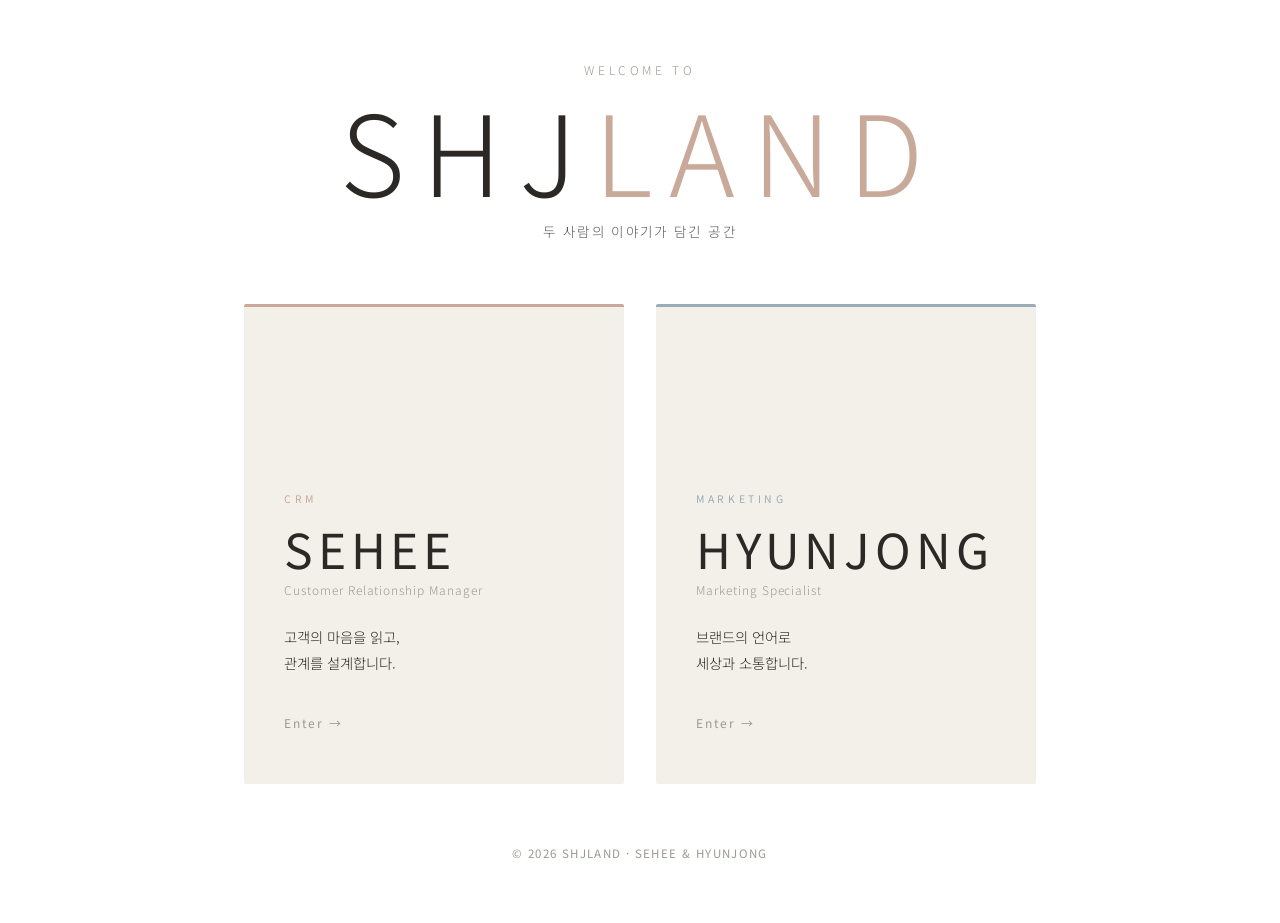
<file: index.html>
<!DOCTYPE html>
<html lang="ko">
<head>
  <meta charset="UTF-8" />
  <meta name="viewport" content="width=device-width, initial-scale=1.0"/>
  <title>SHJLAND</title>
  <link rel="stylesheet" href="style.css" />
  <link href="https://fonts.googleapis.com/css2?family=Noto+Sans+KR:wght@300;400;500&display=swap" rel="stylesheet"/>
</head>
<body class="landing-page">

  <div class="landing-wrapper">

    <header class="landing-header">
      <p class="landing-sub">welcome to</p>
      <h1 class="landing-title">SHJ<span>LAND</span></h1>
      <p class="landing-desc">두 사람의 이야기가 담긴 공간</p>
    </header>

    <div class="card-container">

      <!-- SEHEE -->
      <a href="sehee.html" class="card" id="card-sehee">
        <div class="card-inner">
          <div class="card-tag">CRM</div>
          <h2 class="card-name">SEHEE</h2>
          <p class="card-role">Customer Relationship Manager</p>
          <p class="card-desc">고객의 마음을 읽고,<br/>관계를 설계합니다.</p>
          <span class="card-enter">Enter →</span>
        </div>
        <div class="card-bg" id="bg-sehee"></div>
      </a>

      <!-- HYUNJONG -->
      <a href="hyunjong.html" class="card" id="card-hyunjong">
        <div class="card-inner">
          <div class="card-tag">MARKETING</div>
          <h2 class="card-name">HYUNJONG</h2>
          <p class="card-role">Marketing Specialist</p>
          <p class="card-desc">브랜드의 언어로<br/>세상과 소통합니다.</p>
          <span class="card-enter">Enter →</span>
        </div>
        <div class="card-bg" id="bg-hyunjong"></div>
      </a>

    </div>

    <footer class="landing-footer">
      <p>© 2026 SHJLAND · SEHEE & HYUNJONG</p>
    </footer>

  </div>

  <script src="script.js"></script>
</body>
</html>
</file>
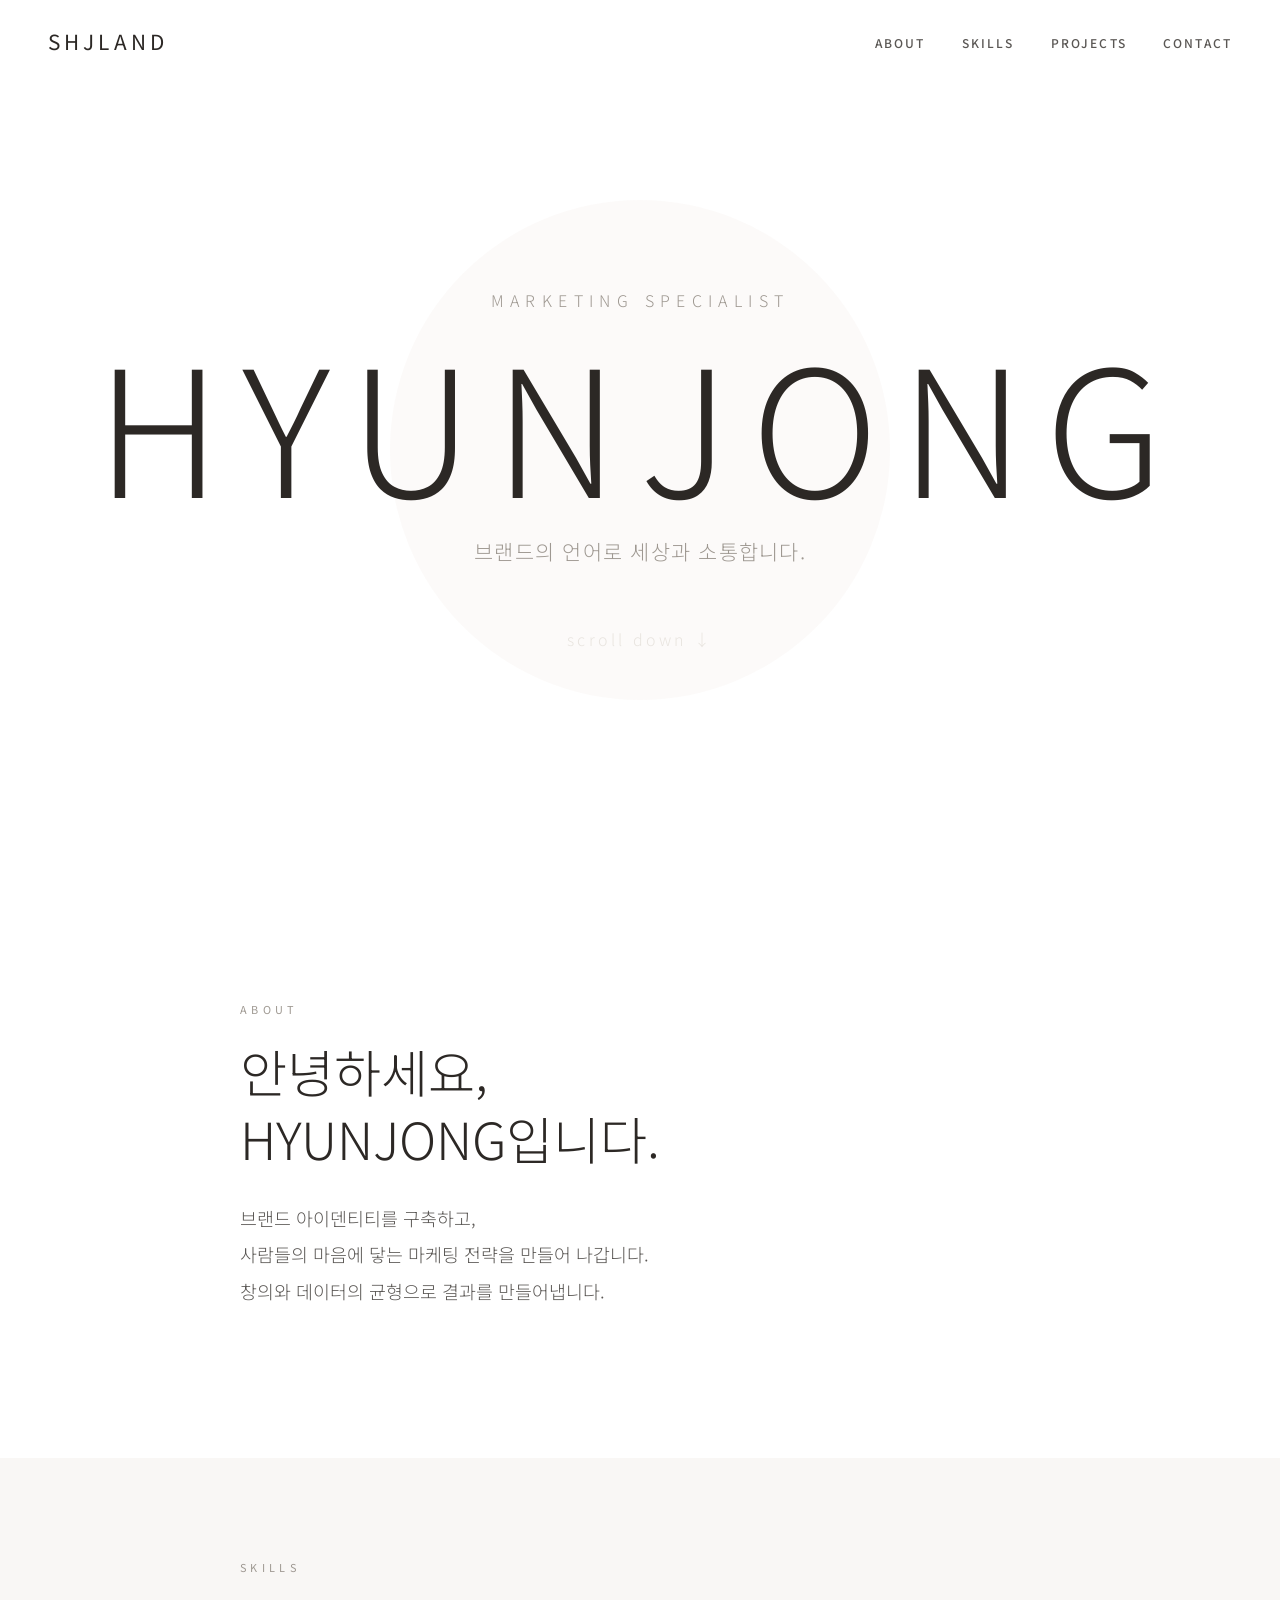
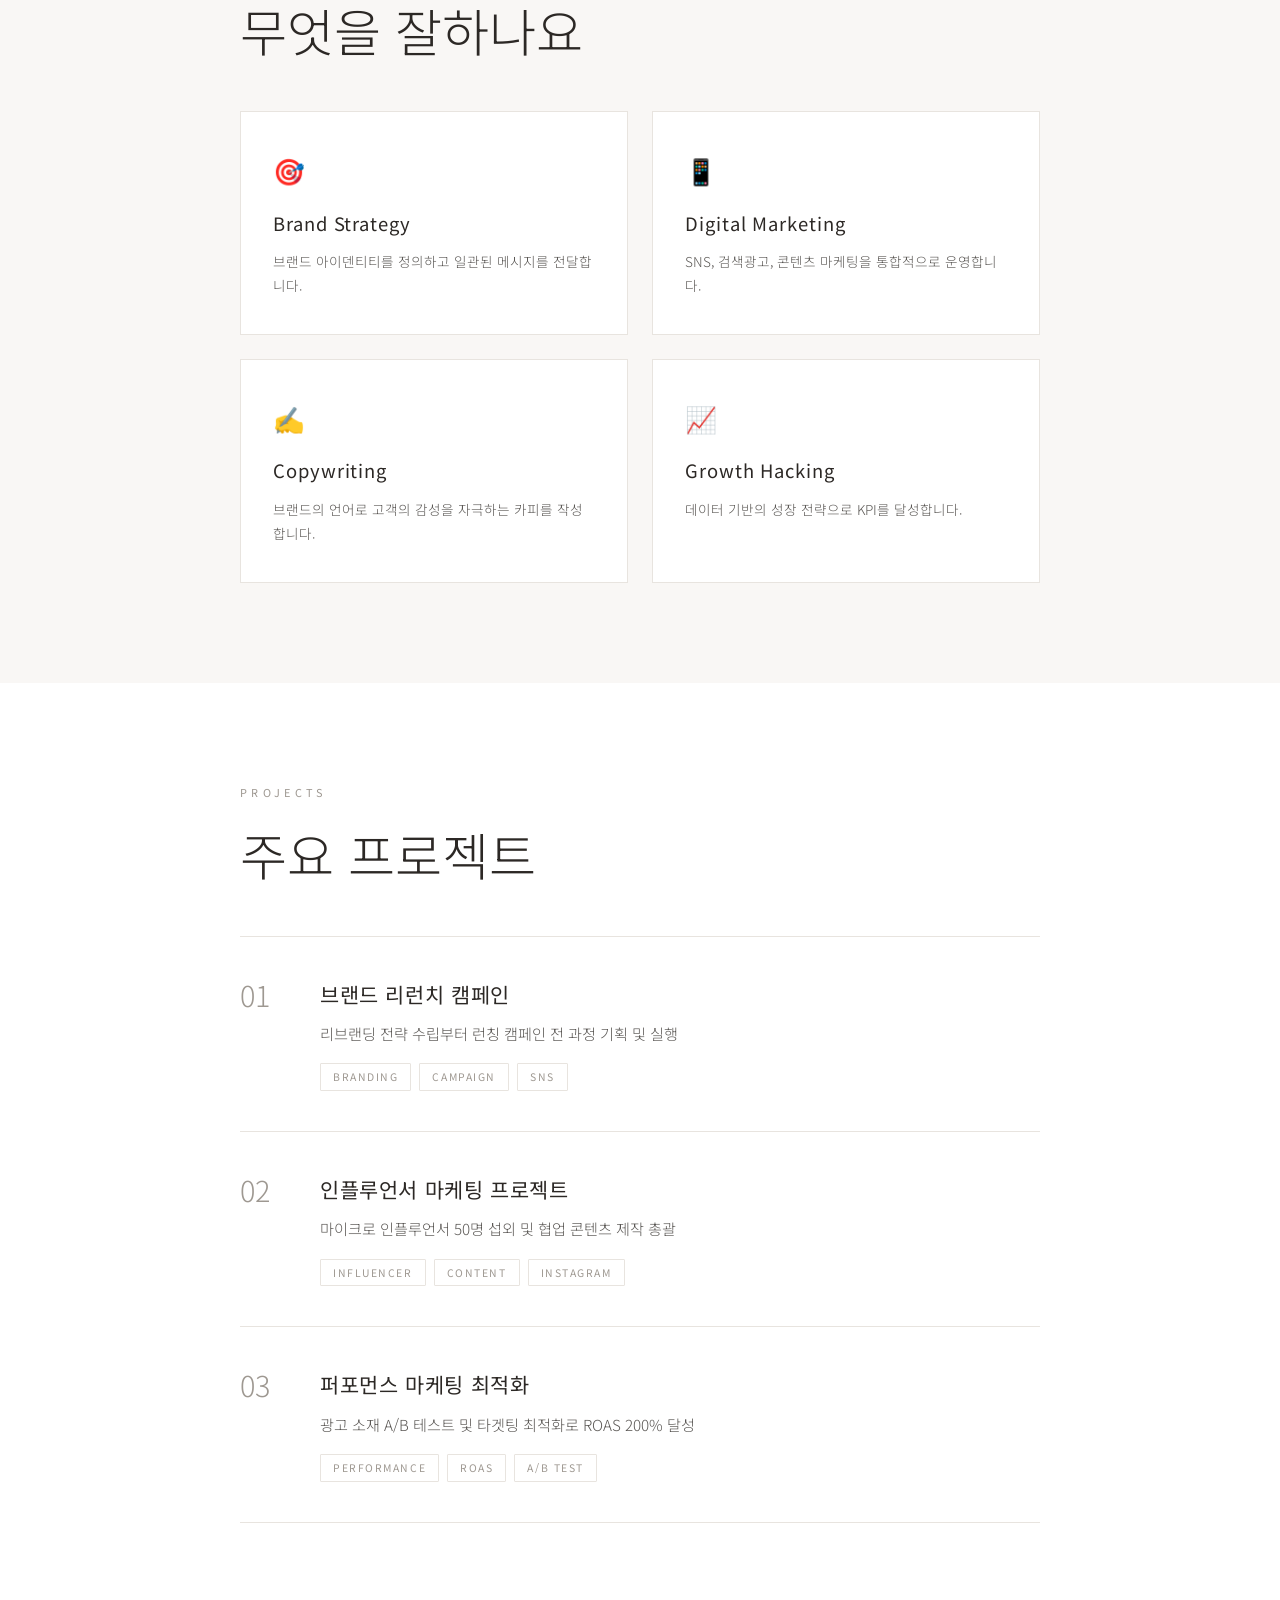
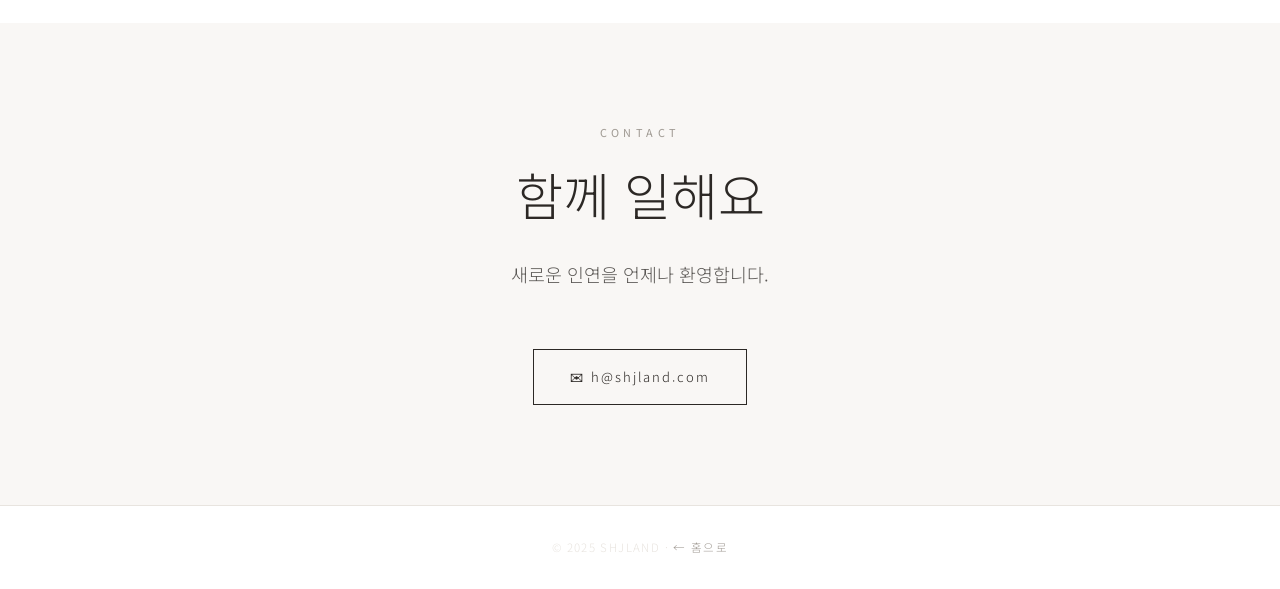
<file: hyunjong.html>
<!DOCTYPE html>
<html lang="ko">
<head>
  <meta charset="UTF-8"/>
  <meta name="viewport" content="width=device-width, initial-scale=1.0"/>
  <title>HYUNJONG — Marketing</title>
  <link rel="stylesheet" href="style.css"/>
  <link href="https://fonts.googleapis.com/css2?family=Noto+Sans+KR:wght@300;400;500&display=swap" rel="stylesheet"/>
</head>
<body class="portfolio-page">

  <!-- NAV -->
  <nav class="nav">
    <a href="index.html" class="nav-logo">SHJLAND</a>
    <ul class="nav-links">
      <li><a href="#about">About</a></li>
      <li><a href="#skills">Skills</a></li>
      <li><a href="#projects">Projects</a></li>
      <li><a href="#contact">Contact</a></li>
    </ul>
    <button class="nav-toggle" id="navToggle">☰</button>
  </nav>

  <!-- HERO -->
  <section class="hero" id="hero">
    <div class="hero-content">
      <p class="hero-sub fade-up">Marketing Specialist</p>
      <h1 class="hero-name fade-up delay-1">HYUNJONG</h1>
      <p class="hero-tagline fade-up delay-2">브랜드의 언어로 세상과 소통합니다.</p>
      <a href="#about" class="hero-scroll fade-up delay-3">scroll down ↓</a>
    </div>
    <div class="hero-deco"></div>
  </section>

  <!-- ABOUT -->
  <section class="section" id="about">
    <div class="section-inner">
      <p class="section-label">About</p>
      <h2 class="section-title">안녕하세요,<br/>HYUNJONG입니다.</h2>
      <p class="section-text">
        브랜드 아이덴티티를 구축하고,<br/>
        사람들의 마음에 닿는 마케팅 전략을 만들어 나갑니다.<br/>
        창의와 데이터의 균형으로 결과를 만들어냅니다.
      </p>
    </div>
  </section>

  <!-- SKILLS -->
  <section class="section bg-soft" id="skills">
    <div class="section-inner">
      <p class="section-label">Skills</p>
      <h2 class="section-title">무엇을 잘하나요</h2>
      <div class="skills-grid">
        <div class="skill-card">
          <span class="skill-icon">🎯</span>
          <h3>Brand Strategy</h3>
          <p>브랜드 아이덴티티를 정의하고 일관된 메시지를 전달합니다.</p>
        </div>
        <div class="skill-card">
          <span class="skill-icon">📱</span>
          <h3>Digital Marketing</h3>
          <p>SNS, 검색광고, 콘텐츠 마케팅을 통합적으로 운영합니다.</p>
        </div>
        <div class="skill-card">
          <span class="skill-icon">✍️</span>
          <h3>Copywriting</h3>
          <p>브랜드의 언어로 고객의 감성을 자극하는 카피를 작성합니다.</p>
        </div>
        <div class="skill-card">
          <span class="skill-icon">📈</span>
          <h3>Growth Hacking</h3>
          <p>데이터 기반의 성장 전략으로 KPI를 달성합니다.</p>
        </div>
      </div>
    </div>
  </section>

  <!-- PROJECTS -->
  <section class="section" id="projects">
    <div class="section-inner">
      <p class="section-label">Projects</p>
      <h2 class="section-title">주요 프로젝트</h2>
      <div class="project-list">
        <div class="project-item">
          <span class="project-num">01</span>
          <div class="project-info">
            <h3>브랜드 리런치 캠페인</h3>
            <p>리브랜딩 전략 수립부터 런칭 캠페인 전 과정 기획 및 실행</p>
            <div class="project-tags">
              <span>Branding</span><span>Campaign</span><span>SNS</span>
            </div>
          </div>
        </div>
        <div class="project-item">
          <span class="project-num">02</span>
          <div class="project-info">
            <h3>인플루언서 마케팅 프로젝트</h3>
            <p>마이크로 인플루언서 50명 섭외 및 협업 콘텐츠 제작 총괄</p>
            <div class="project-tags">
              <span>Influencer</span><span>Content</span><span>Instagram</span>
            </div>
          </div>
        </div>
        <div class="project-item">
          <span class="project-num">03</span>
          <div class="project-info">
            <h3>퍼포먼스 마케팅 최적화</h3>
            <p>광고 소재 A/B 테스트 및 타겟팅 최적화로 ROAS 200% 달성</p>
            <div class="project-tags">
              <span>Performance</span><span>ROAS</span><span>A/B Test</span>
            </div>
          </div>
        </div>
      </div>
    </div>
  </section>

  <!-- CONTACT -->
  <section class="section bg-soft" id="contact">
    <div class="section-inner center">
      <p class="section-label">Contact</p>
      <h2 class="section-title">함께 일해요</h2>
      <p class="section-text">새로운 인연을 언제나 환영합니다.</p>
      <a href="mailto:h@shjland.com" class="btn-contact">✉ h@shjland.com</a>
    </div>
  </section>

  <footer class="footer">
    <p>© 2025 SHJLAND · <a href="index.html">← 홈으로</a></p>
  </footer>

  <script src="script.js"></script>
</body>
</html>
</file>
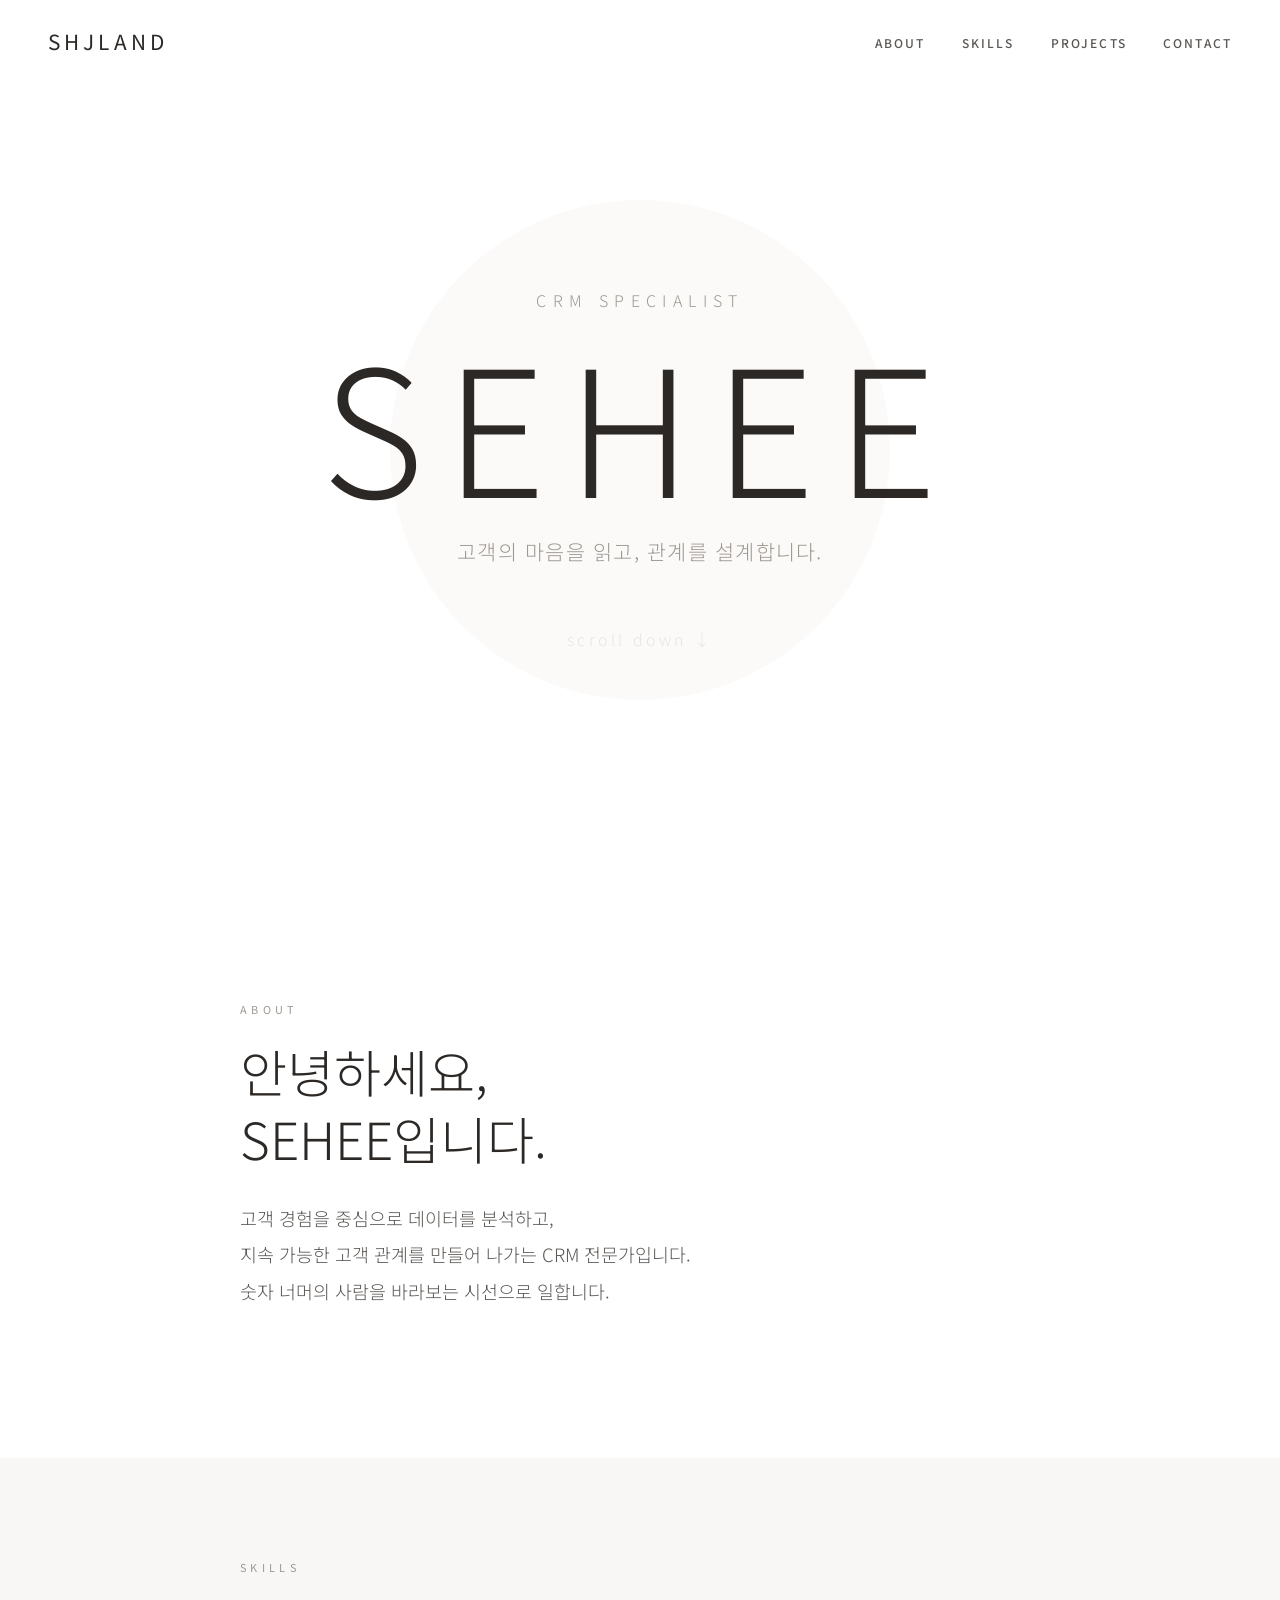
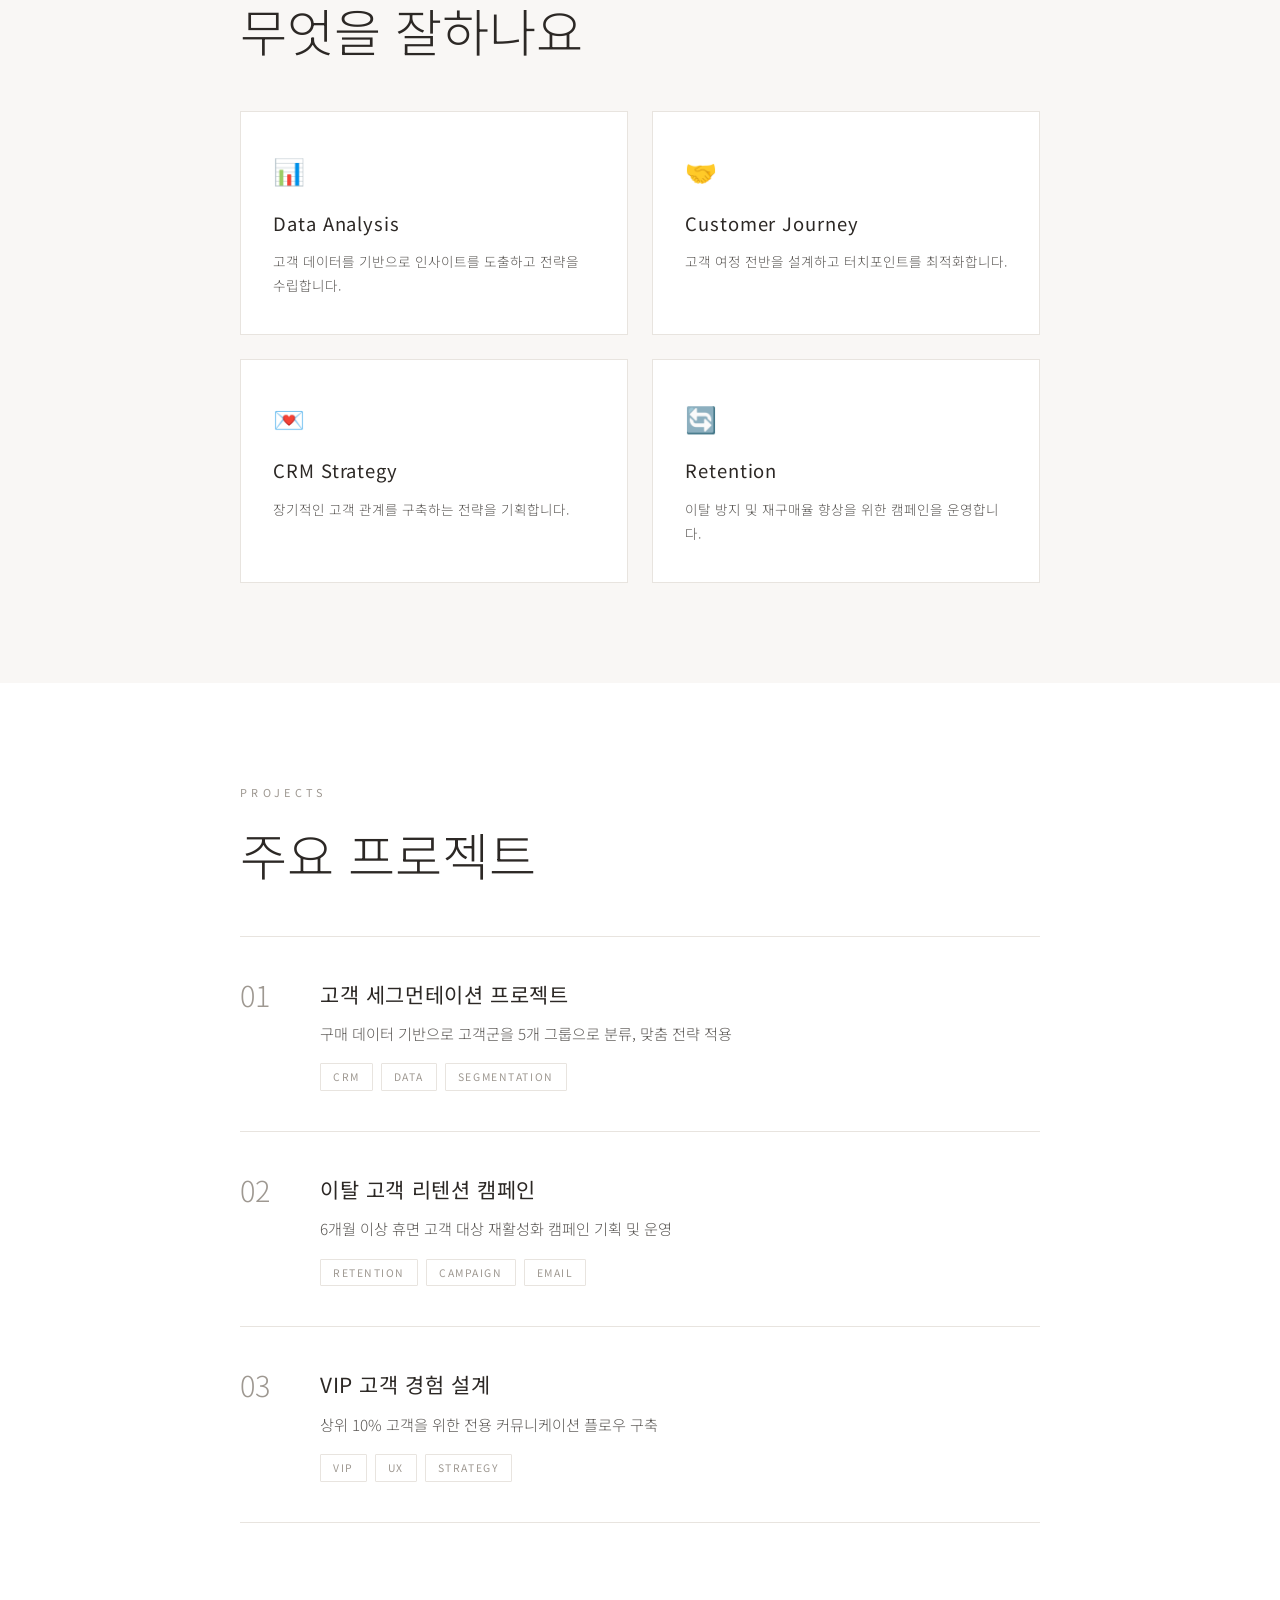
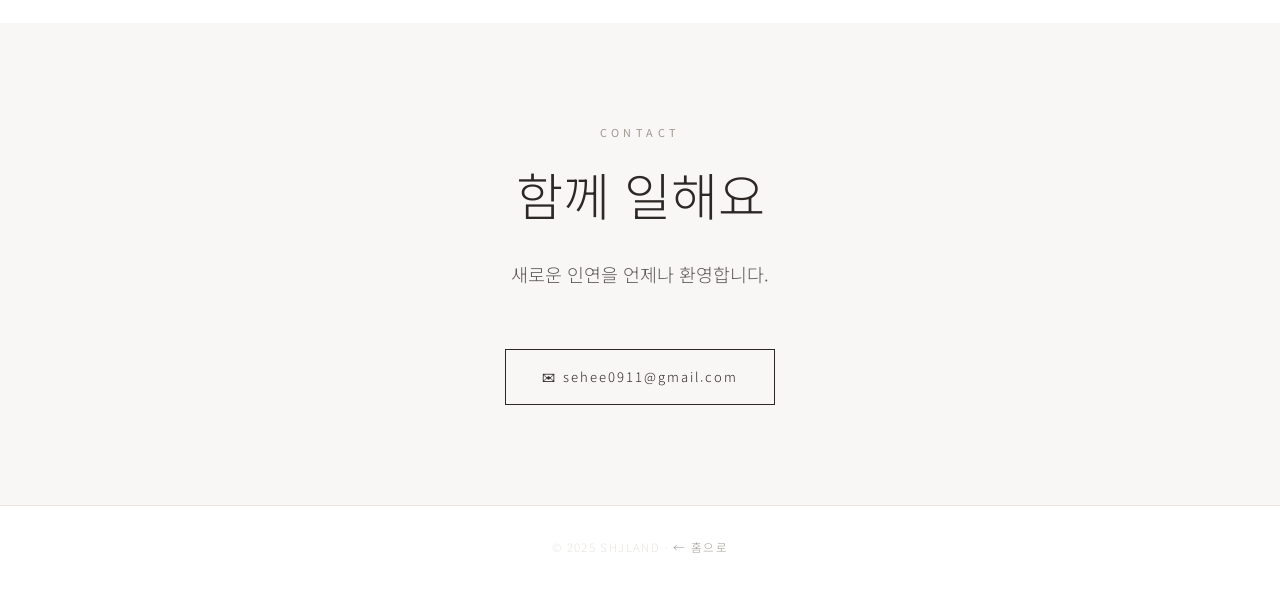
<file: sehee.html>
<!DOCTYPE html>
<html lang="ko">
<head>
  <meta charset="UTF-8"/>
  <meta name="viewport" content="width=device-width, initial-scale=1.0"/>
  <title>SEHEE — CRM</title>
  <link rel="stylesheet" href="style.css"/>
  <link href="https://fonts.googleapis.com/css2?family=Noto+Sans+KR:wght@300;400;500&display=swap" rel="stylesheet"/>
</head>
<body class="portfolio-page">

  <!-- NAV -->
  <nav class="nav">
    <a href="index.html" class="nav-logo">SHJLAND</a>
    <ul class="nav-links">
      <li><a href="#about">About</a></li>
      <li><a href="#skills">Skills</a></li>
      <li><a href="#projects">Projects</a></li>
      <li><a href="#contact">Contact</a></li>
    </ul>
    <button class="nav-toggle" id="navToggle">☰</button>
  </nav>

  <!-- HERO -->
  <section class="hero" id="hero">
    <div class="hero-content">
      <p class="hero-sub fade-up">CRM Specialist</p>
      <h1 class="hero-name fade-up delay-1">SEHEE</h1>
      <p class="hero-tagline fade-up delay-2">고객의 마음을 읽고, 관계를 설계합니다.</p>
      <a href="#about" class="hero-scroll fade-up delay-3">scroll down ↓</a>
    </div>
    <div class="hero-deco"></div>
  </section>

  <!-- ABOUT -->
  <section class="section" id="about">
    <div class="section-inner">
      <p class="section-label">About</p>
      <h2 class="section-title">안녕하세요,<br/>SEHEE입니다.</h2>
      <p class="section-text">
        고객 경험을 중심으로 데이터를 분석하고,<br/>
        지속 가능한 고객 관계를 만들어 나가는 CRM 전문가입니다.<br/>
        숫자 너머의 사람을 바라보는 시선으로 일합니다.
      </p>
    </div>
  </section>

  <!-- SKILLS -->
  <section class="section bg-soft" id="skills">
    <div class="section-inner">
      <p class="section-label">Skills</p>
      <h2 class="section-title">무엇을 잘하나요</h2>
      <div class="skills-grid">
        <div class="skill-card">
          <span class="skill-icon">📊</span>
          <h3>Data Analysis</h3>
          <p>고객 데이터를 기반으로 인사이트를 도출하고 전략을 수립합니다.</p>
        </div>
        <div class="skill-card">
          <span class="skill-icon">🤝</span>
          <h3>Customer Journey</h3>
          <p>고객 여정 전반을 설계하고 터치포인트를 최적화합니다.</p>
        </div>
        <div class="skill-card">
          <span class="skill-icon">💌</span>
          <h3>CRM Strategy</h3>
          <p>장기적인 고객 관계를 구축하는 전략을 기획합니다.</p>
        </div>
        <div class="skill-card">
          <span class="skill-icon">🔄</span>
          <h3>Retention</h3>
          <p>이탈 방지 및 재구매율 향상을 위한 캠페인을 운영합니다.</p>
        </div>
      </div>
    </div>
  </section>

  <!-- PROJECTS -->
  <section class="section" id="projects">
    <div class="section-inner">
      <p class="section-label">Projects</p>
      <h2 class="section-title">주요 프로젝트</h2>
      <div class="project-list">
        <div class="project-item">
          <span class="project-num">01</span>
          <div class="project-info">
            <h3>고객 세그먼테이션 프로젝트</h3>
            <p>구매 데이터 기반으로 고객군을 5개 그룹으로 분류, 맞춤 전략 적용</p>
            <div class="project-tags">
              <span>CRM</span><span>Data</span><span>Segmentation</span>
            </div>
          </div>
        </div>
        <div class="project-item">
          <span class="project-num">02</span>
          <div class="project-info">
            <h3>이탈 고객 리텐션 캠페인</h3>
            <p>6개월 이상 휴면 고객 대상 재활성화 캠페인 기획 및 운영</p>
            <div class="project-tags">
              <span>Retention</span><span>Campaign</span><span>Email</span>
            </div>
          </div>
        </div>
        <div class="project-item">
          <span class="project-num">03</span>
          <div class="project-info">
            <h3>VIP 고객 경험 설계</h3>
            <p>상위 10% 고객을 위한 전용 커뮤니케이션 플로우 구축</p>
            <div class="project-tags">
              <span>VIP</span><span>UX</span><span>Strategy</span>
            </div>
          </div>
        </div>
      </div>
    </div>
  </section>

  <!-- CONTACT -->
  <section class="section bg-soft" id="contact">
    <div class="section-inner center">
      <p class="section-label">Contact</p>
      <h2 class="section-title">함께 일해요</h2>
      <p class="section-text">새로운 인연을 언제나 환영합니다.</p>
      <a href="mailto:sehee0911@gmail.com" class="btn-contact">✉ sehee0911@gmail.com</a>
    </div>
  </section>

  <footer class="footer">
    <p>© 2025 SHJLAND · <a href="index.html">← 홈으로</a></p>
  </footer>

  <script src="script.js"></script>
</body>
</html>
</file>
<file: style.css>
/* ============================
   RESET & BASE
============================ */
*, *::before, *::after { box-sizing: border-box; margin: 0; padding: 0; }

:root {
  --white: #ffffff;
  --soft: #f9f7f5;
  --cream: #f3efe9;
  --gray-light: #e8e4df;
  --gray: #9e9891;
  --dark: #2c2825;
  --dark-gray: #5a5754;
  --accent-s: #c9a99a;   /* SEHEE — 로즈 베이지 */
  --accent-h: #9aacb8;   /* HYUNJONG — 스틸 블루 */
  --font-serif: 'Noto Sans KR', sans-serif;
  --font-sans: 'Noto Sans KR', sans-serif;
  --transition: 0.4s cubic-bezier(0.25, 0.46, 0.45, 0.94);
}

html { scroll-behavior: smooth; }

body {
  font-family: var(--font-sans);
  background: var(--white);
  color: var(--dark);
  line-height: 1.7;
  overflow-x: hidden;
}

a { text-decoration: none; color: inherit; }

/* ============================
   LANDING PAGE
============================ */
.landing-page {
  min-height: 100vh;
  display: flex;
  align-items: center;
  justify-content: center;
  background: var(--white);
}

.landing-wrapper {
  width: 100%;
  min-height: 100vh;
  display: flex;
  flex-direction: column;
  align-items: center;
  justify-content: center;
  padding: 60px 24px;
  gap: 60px;
}

.landing-header { text-align: center; }

.landing-sub {
  font-family: var(--font-sans);
  font-size: 0.75rem;
  font-weight: 300;
  letter-spacing: 0.3em;
  color: var(--gray);
  text-transform: uppercase;
  margin-bottom: 12px;
}

.landing-title {
  font-family: var(--font-serif);
  font-size: clamp(3.5rem, 10vw, 7rem);
  font-weight: 300;
  letter-spacing: 0.15em;
  color: var(--dark);
  line-height: 1;
}

.landing-title span { color: var(--accent-s); }

.landing-desc {
  margin-top: 16px;
  font-size: 0.85rem;
  font-weight: 300;
  color: var(--dark-gray);
  letter-spacing: 0.1em;
}

/* CARDS */
.card-container {
  display: flex;
  gap: 32px;
  width: 100%;
  max-width: 860px;
  justify-content: center;
  flex-wrap: wrap;
}

.card {
  position: relative;
  width: 380px;
  height: 480px;
  border-radius: 2px;
  overflow: hidden;
  display: flex;
  align-items: flex-end;
  cursor: pointer;
  transition: transform var(--transition), box-shadow var(--transition);
  background: var(--cream);
}

.card:hover {
  transform: translateY(-8px);
  box-shadow: 0 24px 60px rgba(44,40,37,0.12);
}

.card-bg {
  position: absolute;
  inset: 0;
  background-size: cover;
  background-position: center;
  opacity: 0;
  transition: opacity var(--transition);
}

.card:hover .card-bg { opacity: 0.08; }

#card-sehee { border-top: 3px solid var(--accent-s); }
#card-sehee .card-bg { background-color: var(--accent-s); }

#card-hyunjong { border-top: 3px solid var(--accent-h); }
#card-hyunjong .card-bg { background-color: var(--accent-h); }

.card-inner {
  position: relative;
  z-index: 1;
  padding: 48px 40px;
  width: 100%;
}

.card-tag {
  font-size: 0.65rem;
  font-weight: 400;
  letter-spacing: 0.35em;
  text-transform: uppercase;
  color: var(--gray);
  margin-bottom: 16px;
}

#card-sehee .card-tag { color: var(--accent-s); }
#card-hyunjong .card-tag { color: var(--accent-h); }

.card-name {
  font-family: var(--font-serif);
  font-size: 3rem;
  font-weight: 400;
  letter-spacing: 0.1em;
  color: var(--dark);
  line-height: 1;
  margin-bottom: 8px;
}

.card-role {
  font-size: 0.75rem;
  font-weight: 300;
  color: var(--gray);
  letter-spacing: 0.08em;
  margin-bottom: 24px;
}

.card-desc {
  font-size: 0.9rem;
  font-weight: 300;
  color: var(--dark);
  line-height: 1.8;
  margin-bottom: 32px;
}

.card-enter {
  font-size: 0.75rem;
  font-weight: 400;
  letter-spacing: 0.15em;
  color: var(--gray);
  transition: color var(--transition), letter-spacing var(--transition);
}

.card:hover .card-enter {
  letter-spacing: 0.25em;
  color: var(--dark);
}

.landing-footer {
  font-size: 0.72rem;
  color: var(--gray);
  letter-spacing: 0.12em;
}

/* ============================
   NAV
============================ */
.nav {
  position: fixed;
  top: 0; left: 0; right: 0;
  z-index: 100;
  display: flex;
  align-items: center;
  justify-content: space-between;
  padding: 24px 48px;
  background: rgba(255,255,255,0.92);
  backdrop-filter: blur(12px);
  border-bottom: 1px solid transparent;
  transition: border-color 0.3s, padding 0.3s;
}

.nav.scrolled {
  border-color: var(--gray-light);
  padding: 16px 48px;
}

.nav-logo {
  font-family: var(--font-serif);
  font-size: 1.3rem;
  font-weight: 400;
  letter-spacing: 0.2em;
  color: var(--dark);
}

.nav-links {
  display: flex;
  gap: 36px;
  list-style: none;
}

.nav-links a {
  font-size: 0.75rem;
  font-weight: 500;
  letter-spacing: 0.18em;
  text-transform: uppercase;
  color: var(--dark-gray);
  transition: color var(--transition);
}

.nav-links a:hover { color: var(--dark); }

.nav-toggle {
  display: none;
  background: none;
  border: none;
  font-size: 1.3rem;
  cursor: pointer;
  color: var(--dark);
}

/* ============================
   HERO
============================ */
.hero {
  min-height: 100vh;
  display: flex;
  align-items: center;
  justify-content: center;
  padding: 120px 48px 80px;
  position: relative;
  overflow: hidden;
}

.hero-content { text-align: center; position: relative; z-index: 1; }

.hero-sub {
  font-size: 1rem;
  font-weight: 300;
  letter-spacing: 0.4em;
  text-transform: uppercase;
  color: var(--gray);
  margin-bottom: 20px;
}

.hero-name {
  font-family: var(--font-serif);
  font-size: clamp(5rem, 14vw, 11rem);
  font-weight: 300;
  letter-spacing: 0.12em;
  color: var(--dark);
  line-height: 1;
  margin-bottom: 24px;
}

.hero-tagline {
  font-size: 1.3rem;
  font-weight: 300;
  color: var(--gray);
  letter-spacing: 0.06em;
  margin-bottom: 56px;
}

.hero-scroll {
  font-size: 1rem;
  font-weight: 300;
  letter-spacing: 0.2em;
  color: var(--gray-light);
  transition: color var(--transition);
}

.hero-scroll:hover { color: var(--gray); }

.hero-deco {
  position: absolute;
  width: 500px;
  height: 500px;
  border-radius: 50%;
  opacity: 0.06;
  top: 50%;
  left: 50%;
  transform: translate(-50%, -50%);
  pointer-events: none;
}

.portfolio-page:has(#hero) .hero-deco { background: var(--accent-s); }

/* ============================
   SECTIONS
============================ */
.section {
  padding: 100px 48px;
}

.bg-soft { background: var(--soft); }

.section-inner {
  max-width: 800px;
  margin: 0 auto;
}

.section-inner.center { text-align: center; }

.section-label {
  font-size: 0.68rem;
  font-weight: 400;
  letter-spacing: 0.4em;
  text-transform: uppercase;
  color: var(--gray);
  margin-bottom: 20px;
}

.section-title {
  font-family: var(--font-serif);
  font-size: clamp(2rem, 5vw, 3.2rem);
  font-weight: 300;
  color: var(--dark);
  line-height: 1.3;
  margin-bottom: 28px;
}

.section-text {
  font-size: 1.15rem;
  font-weight: 300;
  color: var(--dark-gray);
  line-height: 2;
  margin-bottom: 48px;
}

/* ============================
   SKILLS
============================ */
.skills-grid {
  display: grid;
  grid-template-columns: repeat(2, 1fr);
  gap: 24px;
  margin-top: 48px;
}

.skill-card {
  background: var(--white);
  padding: 36px 32px;
  border: 1px solid var(--gray-light);
  transition: border-color var(--transition), transform var(--transition);
}

.skill-card:hover {
  border-color: var(--gray);
  transform: translateY(-4px);
}

.skill-icon {
  display: block;
  font-size: 1.6rem;
  margin-bottom: 16px;
}

.skill-card h3 {
  font-family: var(--font-serif);
  font-size: 1.15rem;
  font-weight: 400;
  margin-bottom: 10px;
  color: var(--dark);
  letter-spacing: 0.05em;
}

.skill-card p {
  font-size: 0.85rem;
  font-weight: 300;
  color: var(--dark-gray);
  line-height: 1.8;
}

/* ============================
   PROJECTS
============================ */
.project-list {
  margin-top: 48px;
  display: flex;
  flex-direction: column;
  gap: 0;
}

.project-item {
  display: flex;
  align-items: flex-start;
  gap: 32px;
  padding: 40px 0;
  border-bottom: 1px solid var(--gray-light);
  transition: background var(--transition);
}

.project-item:first-child { border-top: 1px solid var(--gray-light); }

.project-num {
  font-family: var(--font-serif);
  font-size: 1.8rem;
  font-weight: 300;
  color: var(--gray);
  min-width: 48px;
  line-height: 1;
  padding-top: 4px;
}

.project-info h3 {
  font-family: var(--font-serif);
  font-size: 1.3rem;
  font-weight: 400;
  color: var(--dark);
  margin-bottom: 8px;
  letter-spacing: 0.03em;
}

.project-info p {
  font-size: 0.95rem;
  font-weight: 300;
  color: var(--dark-gray);
  line-height: 1.8;
  margin-bottom: 16px;
}

.project-tags {
  display: flex;
  gap: 8px;
  flex-wrap: wrap;
}

.project-tags span {
  font-size: 0.65rem;
  font-weight: 400;
  letter-spacing: 0.15em;
  text-transform: uppercase;
  color: var(--gray);
  border: 1px solid var(--gray-light);
  padding: 4px 12px;
  border-radius: 1px;
}

/* ============================
   CONTACT
============================ */
.btn-contact {
  display: inline-block;
  margin-top: 8px;
  font-size: 0.82rem;
  font-weight: 300;
  letter-spacing: 0.15em;
  color: var(--dark);
  border: 1px solid var(--dark);
  padding: 16px 36px;
  transition: background var(--transition), color var(--transition);
}

.btn-contact:hover {
  background: var(--dark);
  color: var(--white);
}

/* ============================
   FOOTER
============================ */
.footer {
  padding: 32px 48px;
  text-align: center;
  font-size: 0.72rem;
  font-weight: 300;
  color: var(--gray-light);
  letter-spacing: 0.12em;
  border-top: 1px solid var(--gray-light);
}

.footer a {
  color: var(--gray);
  transition: color var(--transition);
}
.footer a:hover { color: var(--dark); }

/* ============================
   ANIMATIONS
============================ */
.fade-up {
  opacity: 0;
  transform: translateY(30px);
  animation: fadeUp 0.9s var(--transition) forwards;
}

.delay-1 { animation-delay: 0.15s; }
.delay-2 { animation-delay: 0.3s; }
.delay-3 { animation-delay: 0.45s; }

@keyframes fadeUp {
  to { opacity: 1; transform: translateY(0); }
}

.reveal {
  opacity: 0;
  transform: translateY(40px);
  transition: opacity 0.8s var(--transition), transform 0.8s var(--transition);
}

.reveal.visible {
  opacity: 1;
  transform: translateY(0);
}

/* ============================
   RESPONSIVE
============================ */
@media (max-width: 768px) {
  .nav { padding: 20px 24px; }
  .nav.scrolled { padding: 14px 24px; }
  .nav-links { display: none; }
  .nav-toggle { display: block; }

  .nav-links.open {
    display: flex;
    flex-direction: column;
    position: fixed;
    inset: 0;
    background: var(--white);
    align-items: center;
    justify-content: center;
    gap: 40px;
    z-index: 99;
  }

  .nav-links.open a { font-size: 1.2rem; }

  .card-container { flex-direction: column; align-items: center; }
  .card { width: 100%; max-width: 380px; height: 400px; }
  .card-inner { padding: 40px 32px; }

  .hero { padding: 100px 24px 60px; }
  .section { padding: 72px 24px; }
  .skills-grid { grid-template-columns: 1fr; }

  .project-item { flex-direction: column; gap: 12px; }
  .project-num { font-size: 1.2rem; }
}
</file>
